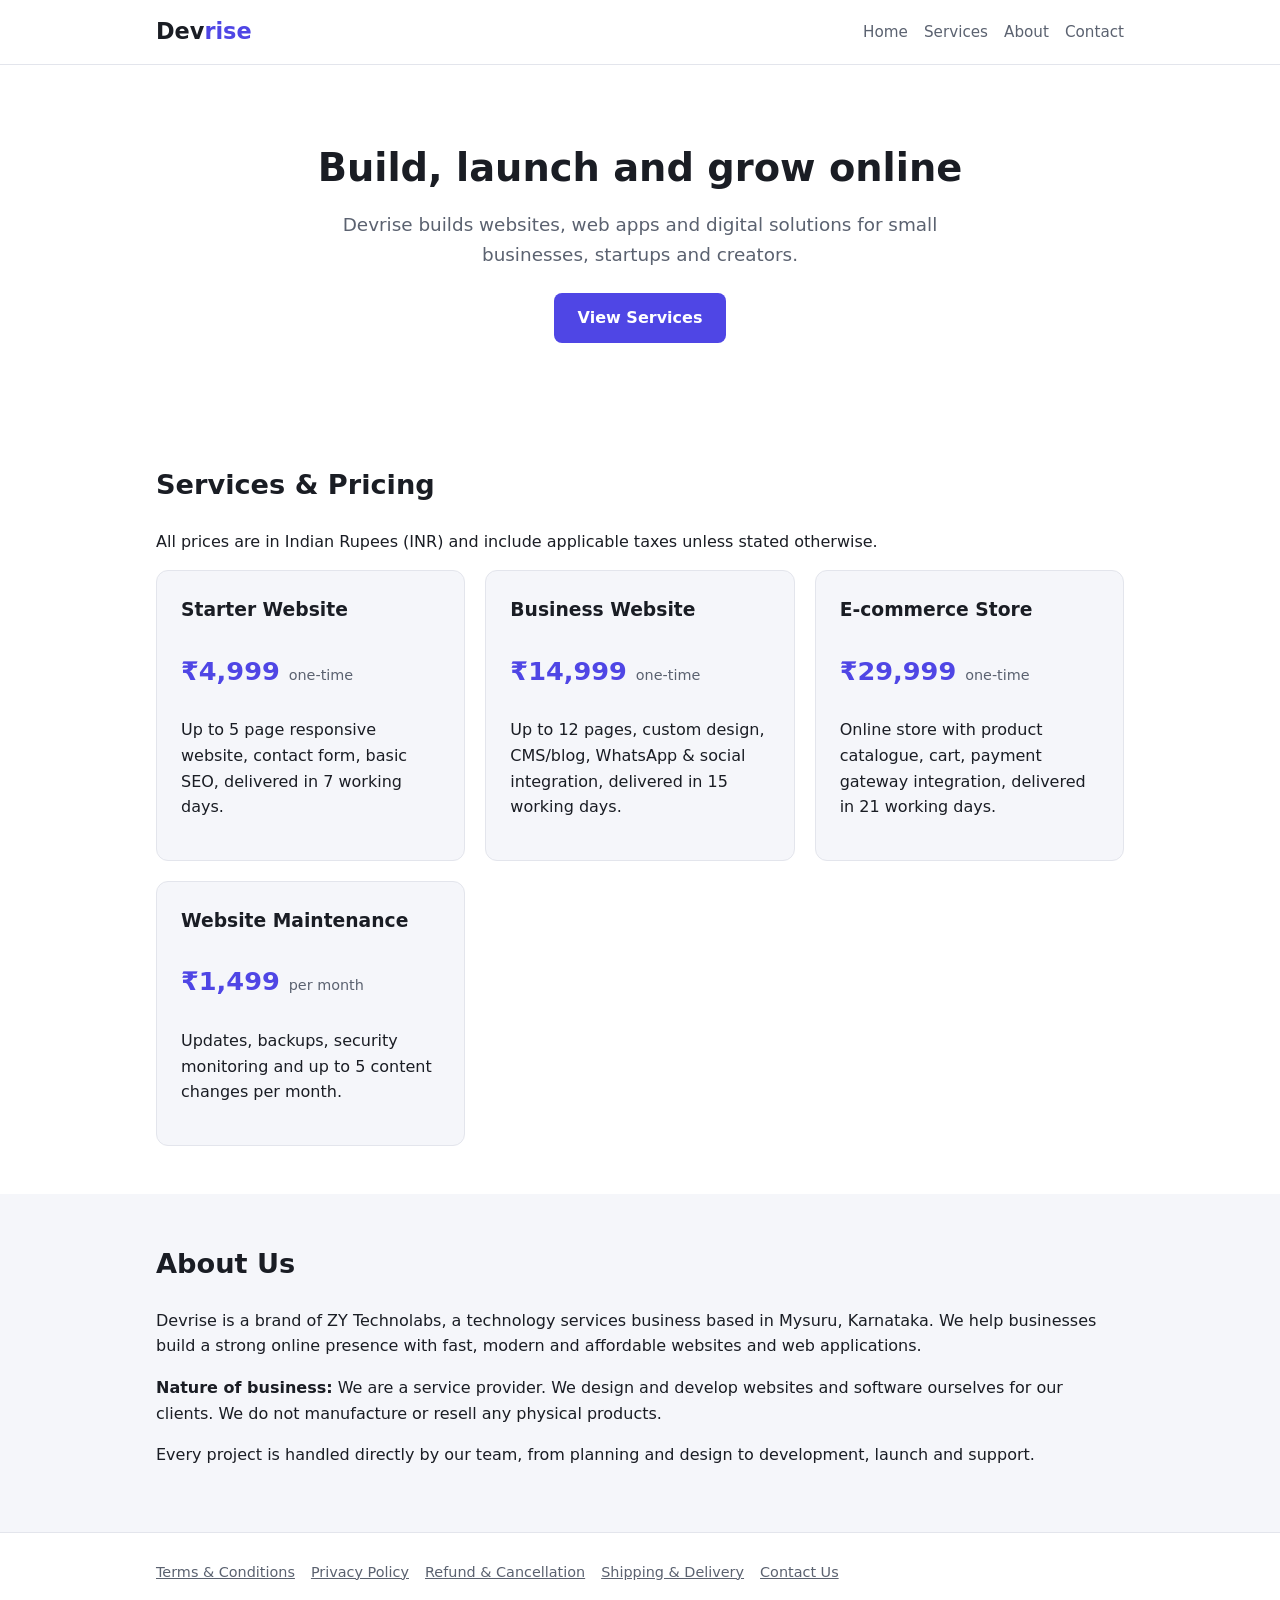
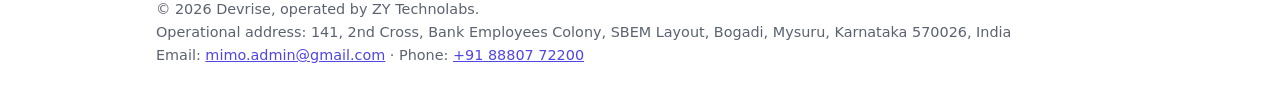
<file: index.html>
<!doctype html><html lang="en"><head><meta charset="utf-8"><meta name="viewport" content="width=device-width,initial-scale=1">
<title>Home | Devrise</title><link rel="stylesheet" href="style.css"></head><body>
<header><div class="wrap"><a class="logo" href="index.html">Dev<span>rise</span></a>
<nav><a href="index.html">Home</a><a href="index.html#services">Services</a><a href="index.html#about">About</a><a href="contact.html">Contact</a></nav></div></header>
<main>
<div class="hero wrap"><h1>Build, launch and grow online</h1><p>Devrise builds websites, web apps and digital solutions for small businesses, startups and creators.</p><a class="btn" href="#services">View Services</a></div>
<section id="services"><div class="wrap"><h2>Services &amp; Pricing</h2><p>All prices are in Indian Rupees (INR) and include applicable taxes unless stated otherwise.</p><div class="grid">
<div class="card"><h3>Starter Website</h3><p class="price">&#8377;4,999 <small>one-time</small></p><p>Up to 5 page responsive website, contact form, basic SEO, delivered in 7 working days.</p></div>
<div class="card"><h3>Business Website</h3><p class="price">&#8377;14,999 <small>one-time</small></p><p>Up to 12 pages, custom design, CMS/blog, WhatsApp &amp; social integration, delivered in 15 working days.</p></div>
<div class="card"><h3>E-commerce Store</h3><p class="price">&#8377;29,999 <small>one-time</small></p><p>Online store with product catalogue, cart, payment gateway integration, delivered in 21 working days.</p></div>
<div class="card"><h3>Website Maintenance</h3><p class="price">&#8377;1,499 <small>per month</small></p><p>Updates, backups, security monitoring and up to 5 content changes per month.</p></div>
</div></div></section>
<section id="about" style="background:var(--card)"><div class="wrap"><h2>About Us</h2><p>Devrise is a brand of ZY Technolabs, a technology services business based in Mysuru, Karnataka. We help businesses build a strong online presence with fast, modern and affordable websites and web applications.</p><p><strong>Nature of business:</strong> We are a service provider. We design and develop websites and software ourselves for our clients. We do not manufacture or resell any physical products.</p><p>Every project is handled directly by our team, from planning and design to development, launch and support.</p></div></section></main>
<footer><div class="wrap"><div class="links"><a href="terms.html">Terms &amp; Conditions</a><a href="privacy.html">Privacy Policy</a><a href="refund.html">Refund &amp; Cancellation</a><a href="shipping.html">Shipping &amp; Delivery</a><a href="contact.html">Contact Us</a></div>
<p>&copy; 2026 Devrise, operated by ZY Technolabs.<br>Operational address: 141, 2nd Cross, Bank Employees Colony, SBEM Layout, Bogadi, Mysuru, Karnataka 570026, India<br>Email: <a href="mailto:mimo.admin@gmail.com">mimo.admin@gmail.com</a> &middot; Phone: <a href="tel:+918880772200">+91 88807 72200</a></p></div></footer>
</body></html>
</file>
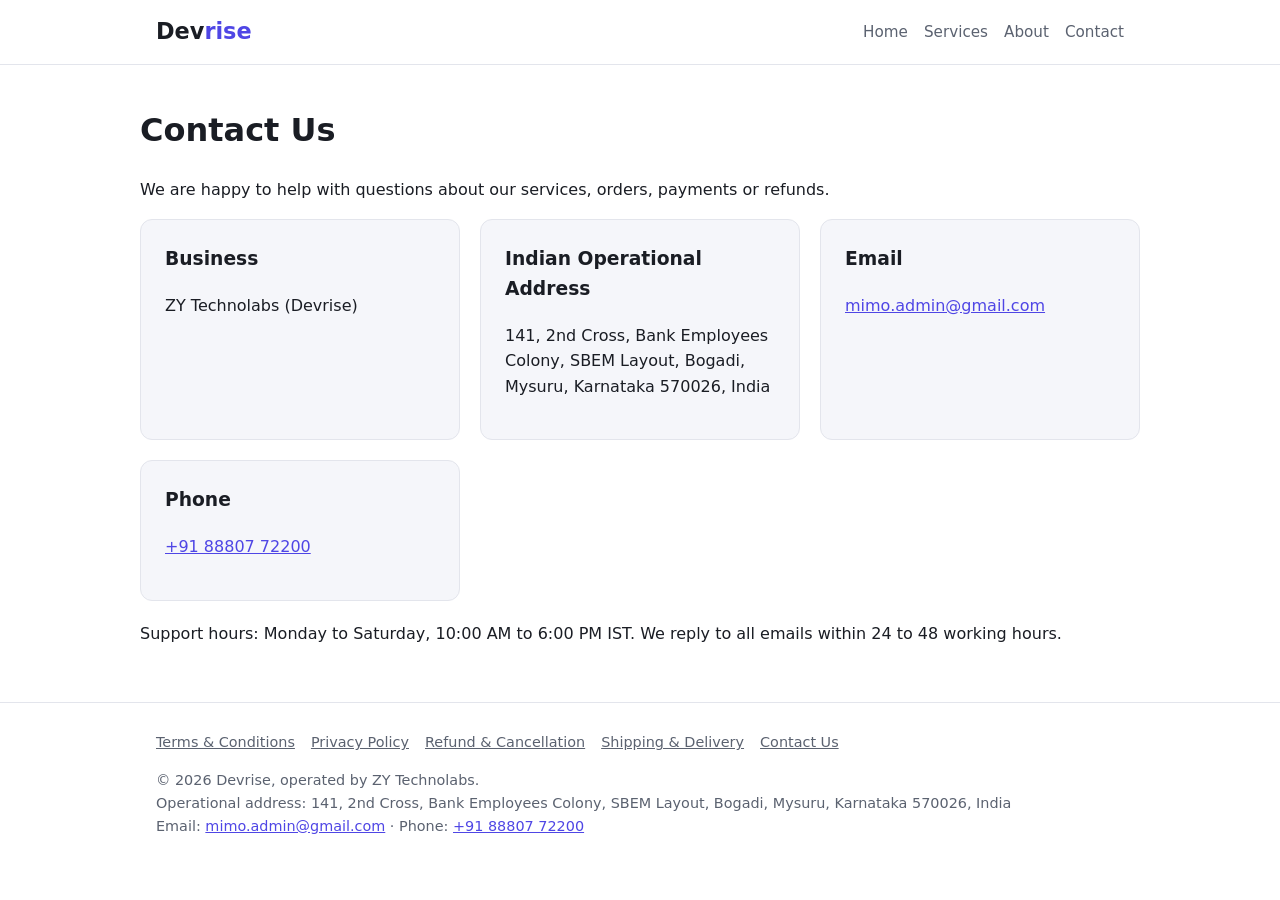
<file: contact.html>
<!doctype html><html lang="en"><head><meta charset="utf-8"><meta name="viewport" content="width=device-width,initial-scale=1">
<title>Contact Us | Devrise</title><link rel="stylesheet" href="style.css"></head><body>
<header><div class="wrap"><a class="logo" href="index.html">Dev<span>rise</span></a>
<nav><a href="index.html">Home</a><a href="index.html#services">Services</a><a href="index.html#about">About</a><a href="contact.html">Contact</a></nav></div></header>
<main><div class="wrap doc"><h1>Contact Us</h1>
<p>We are happy to help with questions about our services, orders, payments or refunds.</p>
<div class="grid"><div class="card"><h3>Business</h3><p>ZY Technolabs (Devrise)</p></div>
<div class="card"><h3>Indian Operational Address</h3><p>141, 2nd Cross, Bank Employees Colony, SBEM Layout, Bogadi, Mysuru, Karnataka 570026, India</p></div>
<div class="card"><h3>Email</h3><p><a href="mailto:mimo.admin@gmail.com">mimo.admin@gmail.com</a></p></div>
<div class="card"><h3>Phone</h3><p><a href="tel:+918880772200">+91 88807 72200</a></p></div></div>
<p style="margin-top:20px">Support hours: Monday to Saturday, 10:00 AM to 6:00 PM IST. We reply to all emails within 24 to 48 working hours.</p></div></main>
<footer><div class="wrap"><div class="links"><a href="terms.html">Terms &amp; Conditions</a><a href="privacy.html">Privacy Policy</a><a href="refund.html">Refund &amp; Cancellation</a><a href="shipping.html">Shipping &amp; Delivery</a><a href="contact.html">Contact Us</a></div>
<p>&copy; 2026 Devrise, operated by ZY Technolabs.<br>Operational address: 141, 2nd Cross, Bank Employees Colony, SBEM Layout, Bogadi, Mysuru, Karnataka 570026, India<br>Email: <a href="mailto:mimo.admin@gmail.com">mimo.admin@gmail.com</a> &middot; Phone: <a href="tel:+918880772200">+91 88807 72200</a></p></div></footer>
</body></html>
</file>
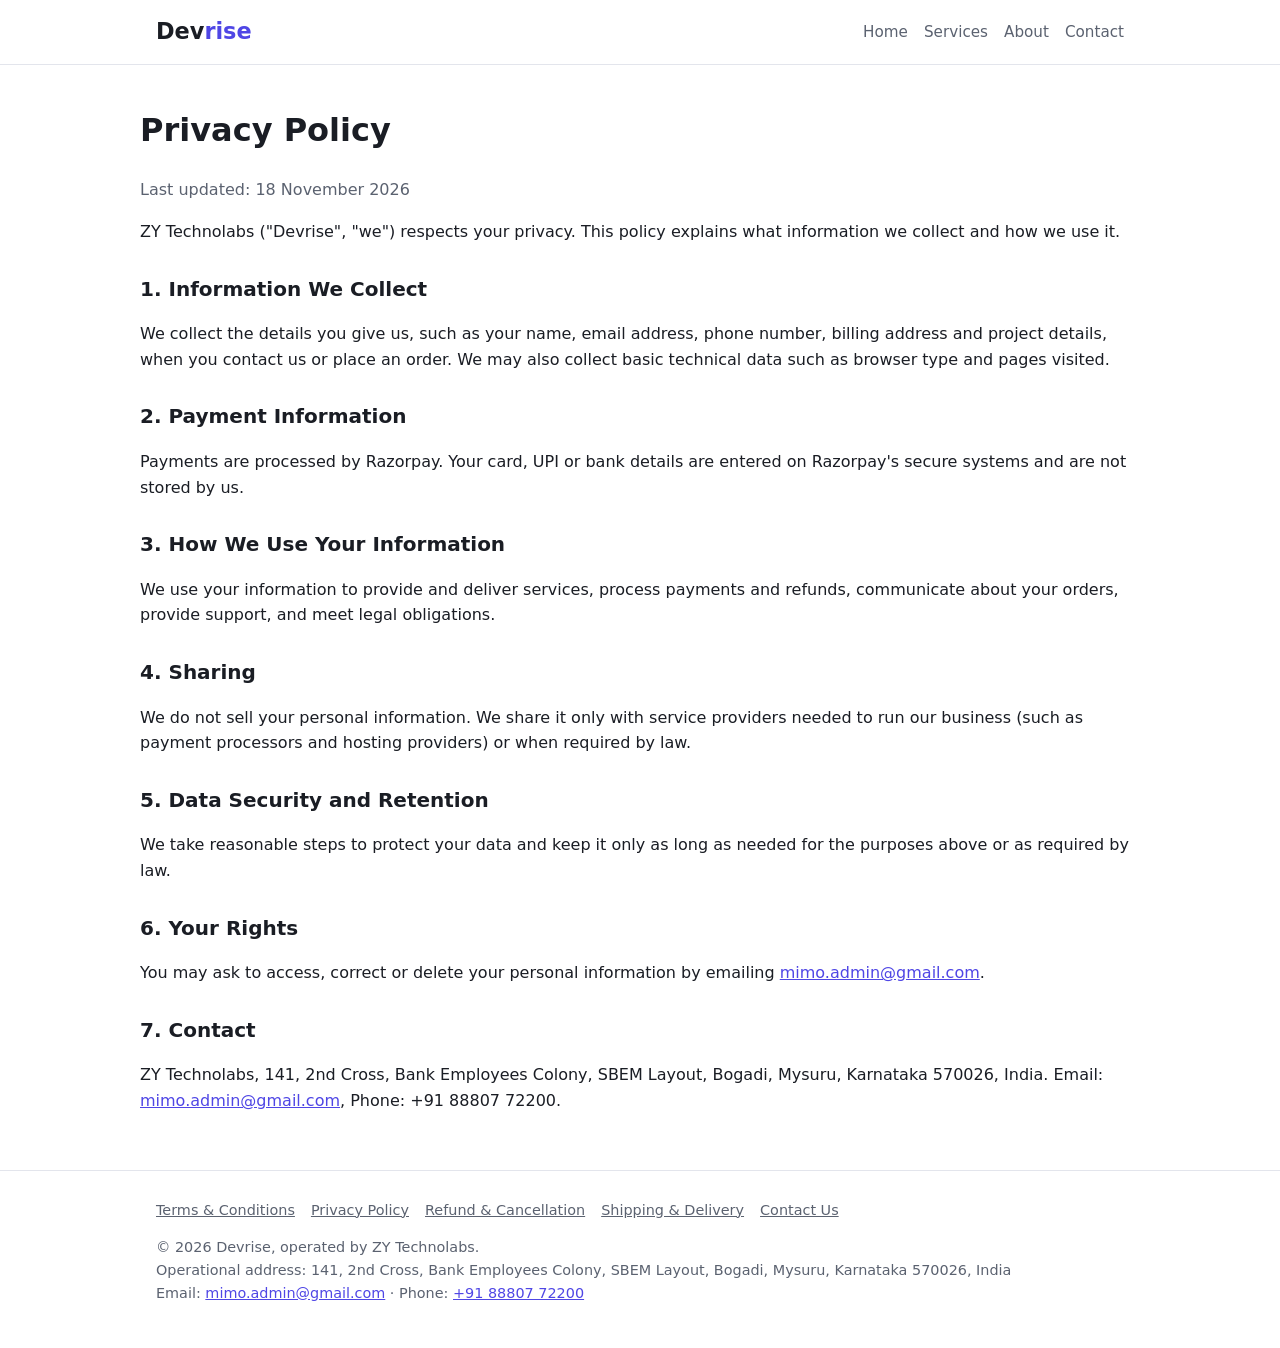
<file: privacy.html>
<!doctype html><html lang="en"><head><meta charset="utf-8"><meta name="viewport" content="width=device-width,initial-scale=1">
<title>Privacy Policy | Devrise</title><link rel="stylesheet" href="style.css"></head><body>
<header><div class="wrap"><a class="logo" href="index.html">Dev<span>rise</span></a>
<nav><a href="index.html">Home</a><a href="index.html#services">Services</a><a href="index.html#about">About</a><a href="contact.html">Contact</a></nav></div></header>
<main><div class="wrap doc"><h1>Privacy Policy</h1><p class="updated">Last updated: 18 November 2026</p>
<p>ZY Technolabs ("Devrise", "we") respects your privacy. This policy explains what information we collect and how we use it.</p>
<h2>1. Information We Collect</h2><p>We collect the details you give us, such as your name, email address, phone number, billing address and project details, when you contact us or place an order. We may also collect basic technical data such as browser type and pages visited.</p>
<h2>2. Payment Information</h2><p>Payments are processed by Razorpay. Your card, UPI or bank details are entered on Razorpay's secure systems and are not stored by us.</p>
<h2>3. How We Use Your Information</h2><p>We use your information to provide and deliver services, process payments and refunds, communicate about your orders, provide support, and meet legal obligations.</p>
<h2>4. Sharing</h2><p>We do not sell your personal information. We share it only with service providers needed to run our business (such as payment processors and hosting providers) or when required by law.</p>
<h2>5. Data Security and Retention</h2><p>We take reasonable steps to protect your data and keep it only as long as needed for the purposes above or as required by law.</p>
<h2>6. Your Rights</h2><p>You may ask to access, correct or delete your personal information by emailing <a href="mailto:mimo.admin@gmail.com">mimo.admin@gmail.com</a>.</p>
<h2>7. Contact</h2><p>ZY Technolabs, 141, 2nd Cross, Bank Employees Colony, SBEM Layout, Bogadi, Mysuru, Karnataka 570026, India. Email: <a href="mailto:mimo.admin@gmail.com">mimo.admin@gmail.com</a>, Phone: +91 88807 72200.</p></div></main>
<footer><div class="wrap"><div class="links"><a href="terms.html">Terms &amp; Conditions</a><a href="privacy.html">Privacy Policy</a><a href="refund.html">Refund &amp; Cancellation</a><a href="shipping.html">Shipping &amp; Delivery</a><a href="contact.html">Contact Us</a></div>
<p>&copy; 2026 Devrise, operated by ZY Technolabs.<br>Operational address: 141, 2nd Cross, Bank Employees Colony, SBEM Layout, Bogadi, Mysuru, Karnataka 570026, India<br>Email: <a href="mailto:mimo.admin@gmail.com">mimo.admin@gmail.com</a> &middot; Phone: <a href="tel:+918880772200">+91 88807 72200</a></p></div></footer>
</body></html>
</file>
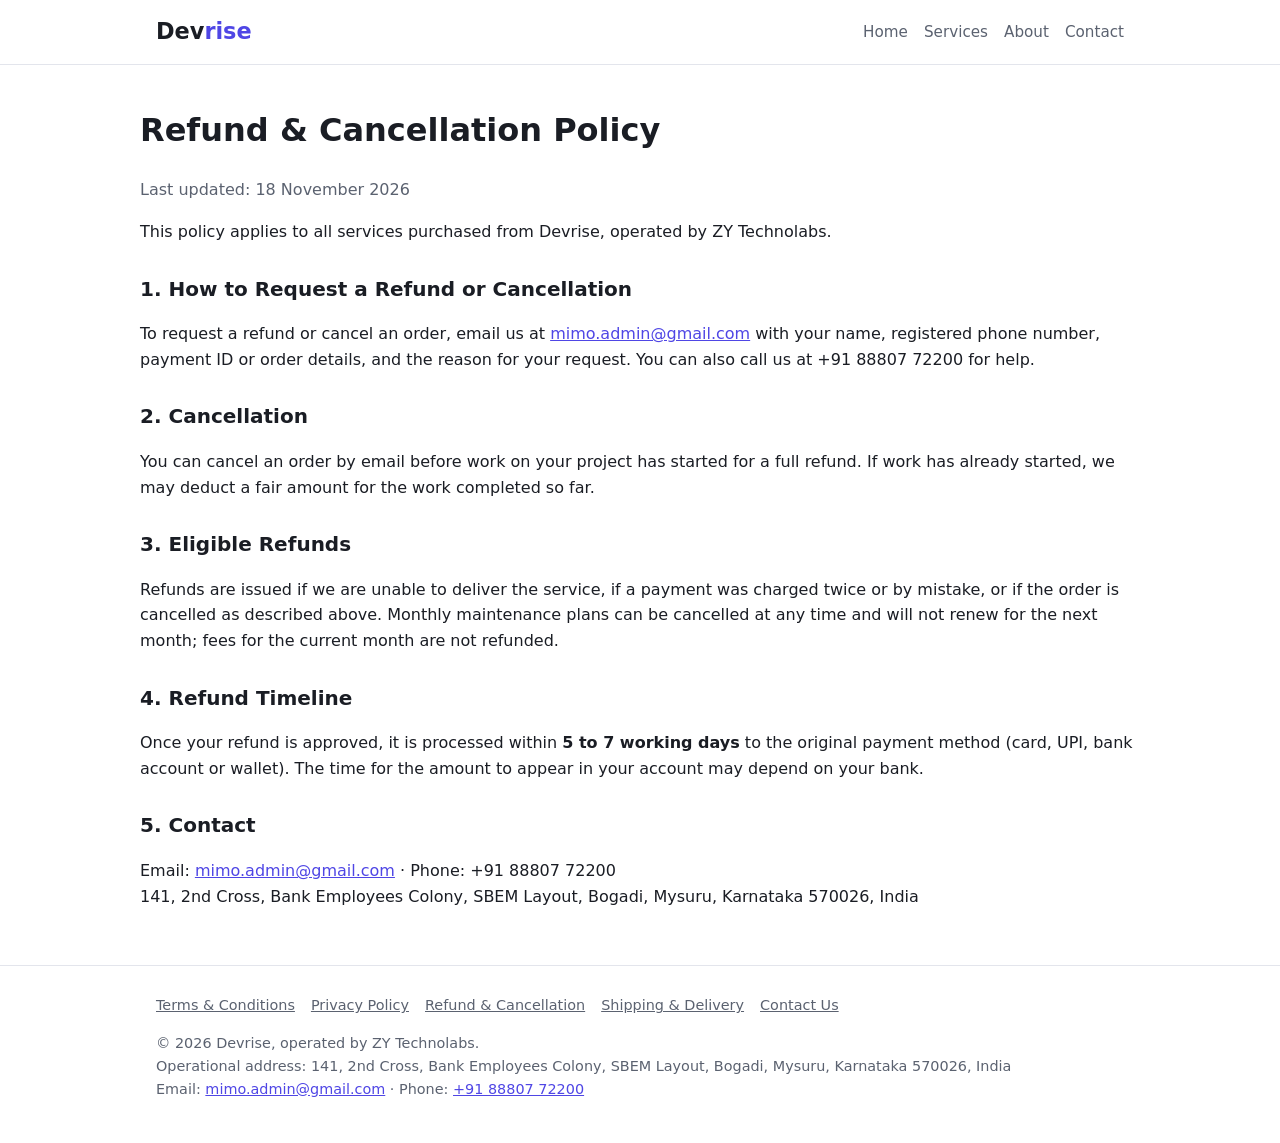
<file: refund.html>
<!doctype html><html lang="en"><head><meta charset="utf-8"><meta name="viewport" content="width=device-width,initial-scale=1">
<title>Refund & Cancellation Policy | Devrise</title><link rel="stylesheet" href="style.css"></head><body>
<header><div class="wrap"><a class="logo" href="index.html">Dev<span>rise</span></a>
<nav><a href="index.html">Home</a><a href="index.html#services">Services</a><a href="index.html#about">About</a><a href="contact.html">Contact</a></nav></div></header>
<main><div class="wrap doc"><h1>Refund &amp; Cancellation Policy</h1><p class="updated">Last updated: 18 November 2026</p>
<p>This policy applies to all services purchased from Devrise, operated by ZY Technolabs.</p>
<h2>1. How to Request a Refund or Cancellation</h2><p>To request a refund or cancel an order, email us at <a href="mailto:mimo.admin@gmail.com">mimo.admin@gmail.com</a> with your name, registered phone number, payment ID or order details, and the reason for your request. You can also call us at +91 88807 72200 for help.</p>
<h2>2. Cancellation</h2><p>You can cancel an order by email before work on your project has started for a full refund. If work has already started, we may deduct a fair amount for the work completed so far.</p>
<h2>3. Eligible Refunds</h2><p>Refunds are issued if we are unable to deliver the service, if a payment was charged twice or by mistake, or if the order is cancelled as described above. Monthly maintenance plans can be cancelled at any time and will not renew for the next month; fees for the current month are not refunded.</p>
<h2>4. Refund Timeline</h2><p>Once your refund is approved, it is processed within <strong>5 to 7 working days</strong> to the original payment method (card, UPI, bank account or wallet). The time for the amount to appear in your account may depend on your bank.</p>
<h2>5. Contact</h2><p>Email: <a href="mailto:mimo.admin@gmail.com">mimo.admin@gmail.com</a> &middot; Phone: +91 88807 72200<br>141, 2nd Cross, Bank Employees Colony, SBEM Layout, Bogadi, Mysuru, Karnataka 570026, India</p></div></main>
<footer><div class="wrap"><div class="links"><a href="terms.html">Terms &amp; Conditions</a><a href="privacy.html">Privacy Policy</a><a href="refund.html">Refund &amp; Cancellation</a><a href="shipping.html">Shipping &amp; Delivery</a><a href="contact.html">Contact Us</a></div>
<p>&copy; 2026 Devrise, operated by ZY Technolabs.<br>Operational address: 141, 2nd Cross, Bank Employees Colony, SBEM Layout, Bogadi, Mysuru, Karnataka 570026, India<br>Email: <a href="mailto:mimo.admin@gmail.com">mimo.admin@gmail.com</a> &middot; Phone: <a href="tel:+918880772200">+91 88807 72200</a></p></div></footer>
</body></html>
</file>
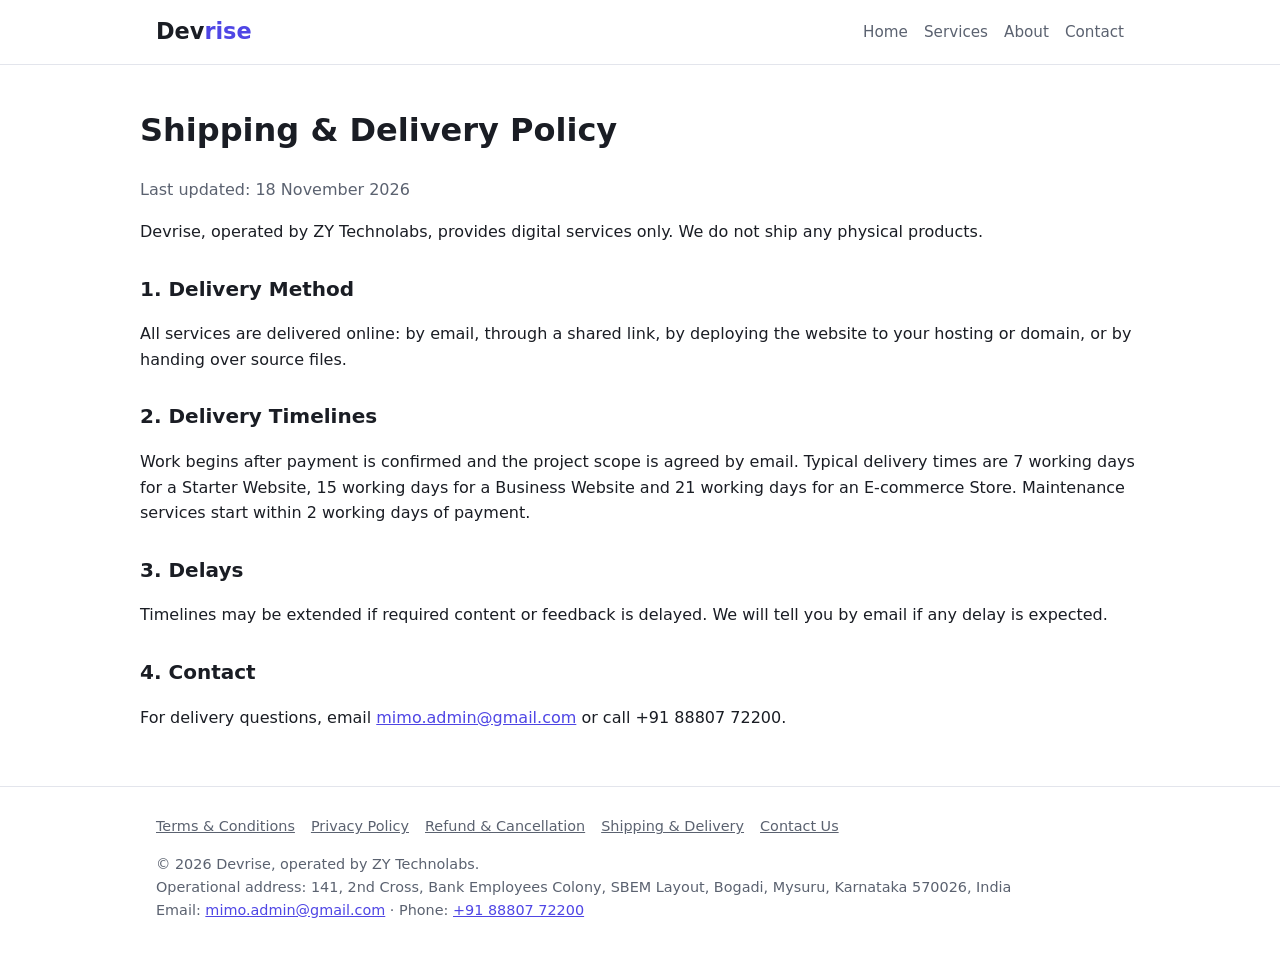
<file: shipping.html>
<!doctype html><html lang="en"><head><meta charset="utf-8"><meta name="viewport" content="width=device-width,initial-scale=1">
<title>Shipping & Delivery Policy | Devrise</title><link rel="stylesheet" href="style.css"></head><body>
<header><div class="wrap"><a class="logo" href="index.html">Dev<span>rise</span></a>
<nav><a href="index.html">Home</a><a href="index.html#services">Services</a><a href="index.html#about">About</a><a href="contact.html">Contact</a></nav></div></header>
<main><div class="wrap doc"><h1>Shipping &amp; Delivery Policy</h1><p class="updated">Last updated: 18 November 2026</p>
<p>Devrise, operated by ZY Technolabs, provides digital services only. We do not ship any physical products.</p>
<h2>1. Delivery Method</h2><p>All services are delivered online: by email, through a shared link, by deploying the website to your hosting or domain, or by handing over source files.</p>
<h2>2. Delivery Timelines</h2><p>Work begins after payment is confirmed and the project scope is agreed by email. Typical delivery times are 7 working days for a Starter Website, 15 working days for a Business Website and 21 working days for an E-commerce Store. Maintenance services start within 2 working days of payment.</p>
<h2>3. Delays</h2><p>Timelines may be extended if required content or feedback is delayed. We will tell you by email if any delay is expected.</p>
<h2>4. Contact</h2><p>For delivery questions, email <a href="mailto:mimo.admin@gmail.com">mimo.admin@gmail.com</a> or call +91 88807 72200.</p></div></main>
<footer><div class="wrap"><div class="links"><a href="terms.html">Terms &amp; Conditions</a><a href="privacy.html">Privacy Policy</a><a href="refund.html">Refund &amp; Cancellation</a><a href="shipping.html">Shipping &amp; Delivery</a><a href="contact.html">Contact Us</a></div>
<p>&copy; 2026 Devrise, operated by ZY Technolabs.<br>Operational address: 141, 2nd Cross, Bank Employees Colony, SBEM Layout, Bogadi, Mysuru, Karnataka 570026, India<br>Email: <a href="mailto:mimo.admin@gmail.com">mimo.admin@gmail.com</a> &middot; Phone: <a href="tel:+918880772200">+91 88807 72200</a></p></div></footer>
</body></html>
</file>
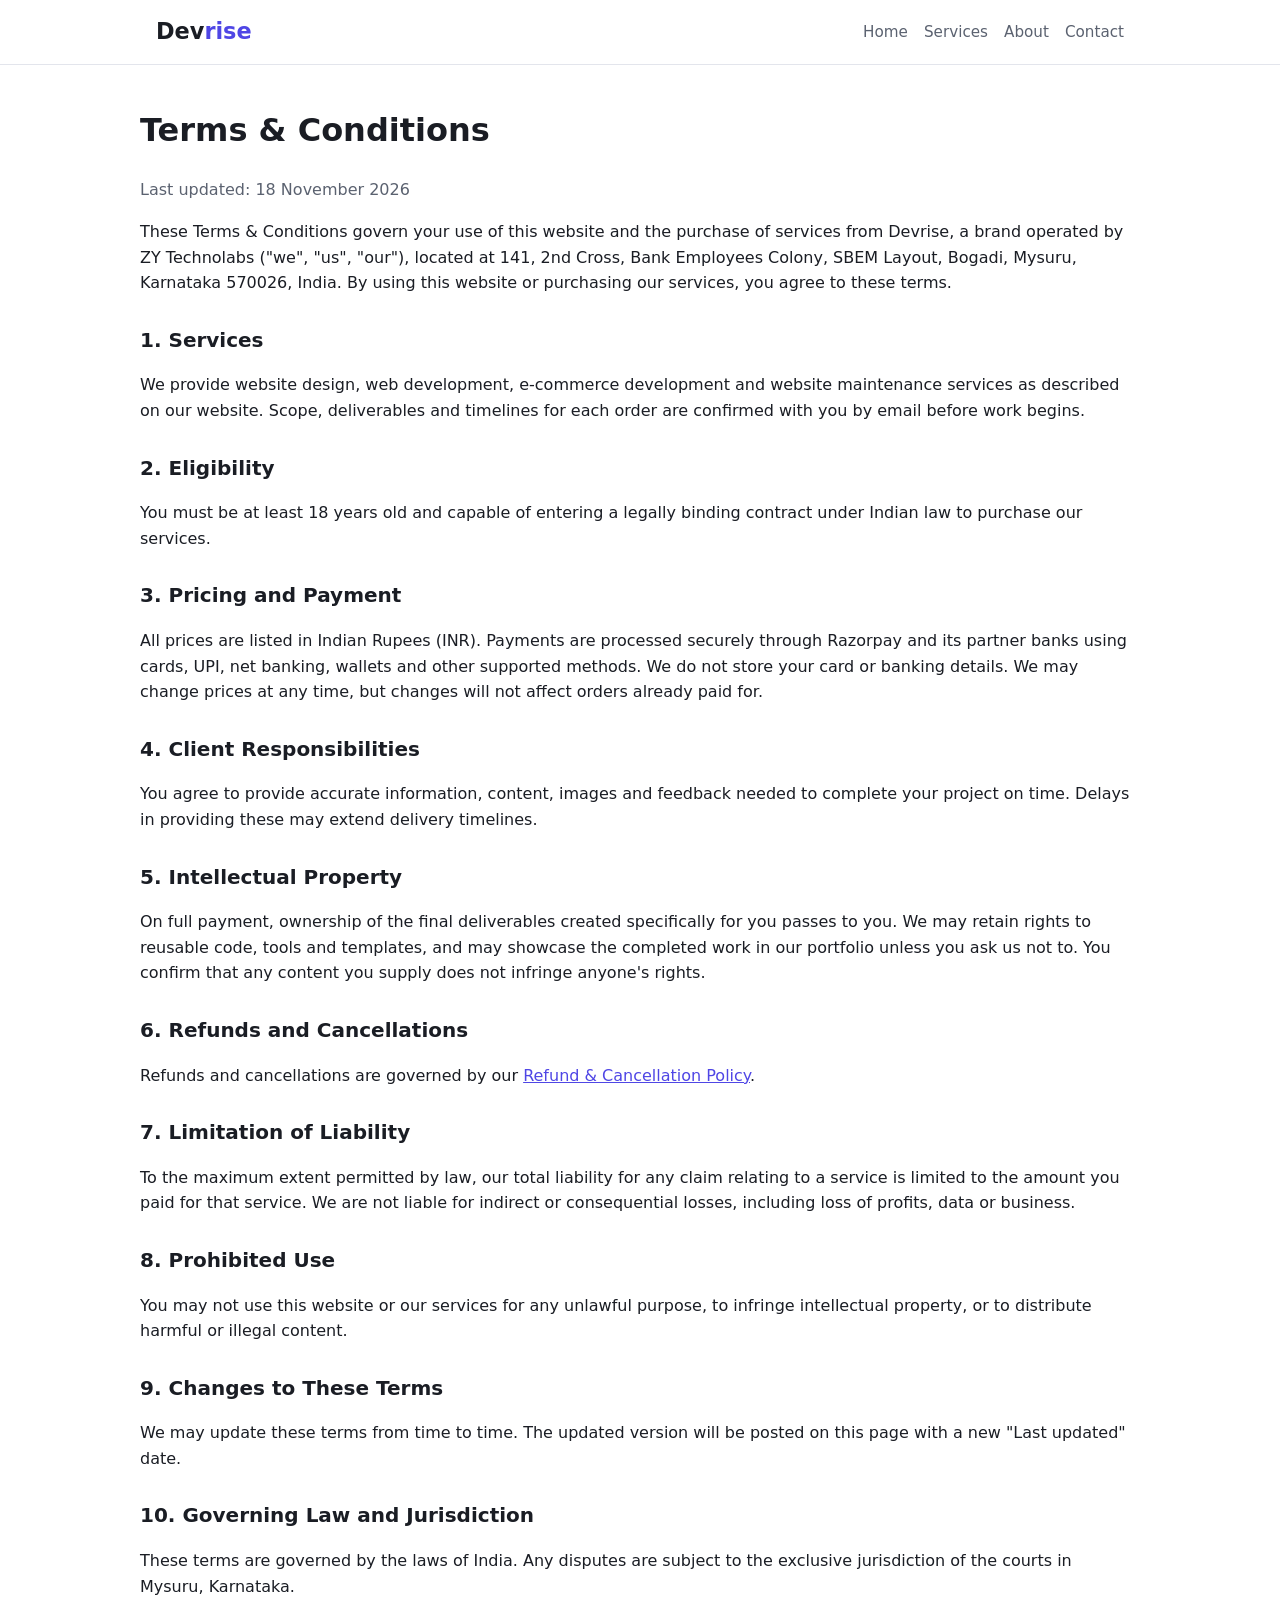
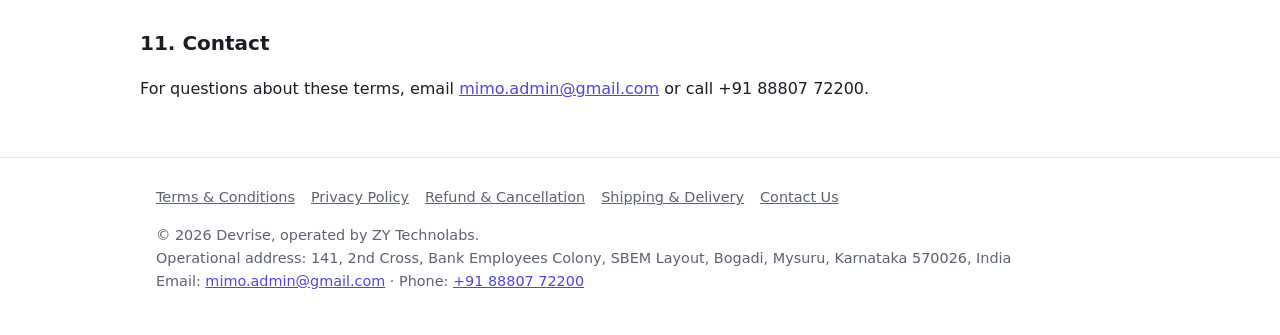
<file: terms.html>
<!doctype html><html lang="en"><head><meta charset="utf-8"><meta name="viewport" content="width=device-width,initial-scale=1">
<title>Terms & Conditions | Devrise</title><link rel="stylesheet" href="style.css"></head><body>
<header><div class="wrap"><a class="logo" href="index.html">Dev<span>rise</span></a>
<nav><a href="index.html">Home</a><a href="index.html#services">Services</a><a href="index.html#about">About</a><a href="contact.html">Contact</a></nav></div></header>
<main><div class="wrap doc"><h1>Terms &amp; Conditions</h1><p class="updated">Last updated: 18 November 2026</p>
<p>These Terms &amp; Conditions govern your use of this website and the purchase of services from Devrise, a brand operated by ZY Technolabs ("we", "us", "our"), located at 141, 2nd Cross, Bank Employees Colony, SBEM Layout, Bogadi, Mysuru, Karnataka 570026, India. By using this website or purchasing our services, you agree to these terms.</p>
<h2>1. Services</h2><p>We provide website design, web development, e-commerce development and website maintenance services as described on our website. Scope, deliverables and timelines for each order are confirmed with you by email before work begins.</p>
<h2>2. Eligibility</h2><p>You must be at least 18 years old and capable of entering a legally binding contract under Indian law to purchase our services.</p>
<h2>3. Pricing and Payment</h2><p>All prices are listed in Indian Rupees (INR). Payments are processed securely through Razorpay and its partner banks using cards, UPI, net banking, wallets and other supported methods. We do not store your card or banking details. We may change prices at any time, but changes will not affect orders already paid for.</p>
<h2>4. Client Responsibilities</h2><p>You agree to provide accurate information, content, images and feedback needed to complete your project on time. Delays in providing these may extend delivery timelines.</p>
<h2>5. Intellectual Property</h2><p>On full payment, ownership of the final deliverables created specifically for you passes to you. We may retain rights to reusable code, tools and templates, and may showcase the completed work in our portfolio unless you ask us not to. You confirm that any content you supply does not infringe anyone's rights.</p>
<h2>6. Refunds and Cancellations</h2><p>Refunds and cancellations are governed by our <a href="refund.html">Refund &amp; Cancellation Policy</a>.</p>
<h2>7. Limitation of Liability</h2><p>To the maximum extent permitted by law, our total liability for any claim relating to a service is limited to the amount you paid for that service. We are not liable for indirect or consequential losses, including loss of profits, data or business.</p>
<h2>8. Prohibited Use</h2><p>You may not use this website or our services for any unlawful purpose, to infringe intellectual property, or to distribute harmful or illegal content.</p>
<h2>9. Changes to These Terms</h2><p>We may update these terms from time to time. The updated version will be posted on this page with a new "Last updated" date.</p>
<h2>10. Governing Law and Jurisdiction</h2><p>These terms are governed by the laws of India. Any disputes are subject to the exclusive jurisdiction of the courts in Mysuru, Karnataka.</p>
<h2>11. Contact</h2><p>For questions about these terms, email <a href="mailto:mimo.admin@gmail.com">mimo.admin@gmail.com</a> or call +91 88807 72200.</p></div></main>
<footer><div class="wrap"><div class="links"><a href="terms.html">Terms &amp; Conditions</a><a href="privacy.html">Privacy Policy</a><a href="refund.html">Refund &amp; Cancellation</a><a href="shipping.html">Shipping &amp; Delivery</a><a href="contact.html">Contact Us</a></div>
<p>&copy; 2026 Devrise, operated by ZY Technolabs.<br>Operational address: 141, 2nd Cross, Bank Employees Colony, SBEM Layout, Bogadi, Mysuru, Karnataka 570026, India<br>Email: <a href="mailto:mimo.admin@gmail.com">mimo.admin@gmail.com</a> &middot; Phone: <a href="tel:+918880772200">+91 88807 72200</a></p></div></footer>
</body></html>
</file>
<file: style.css>
:root{--bg:#fff;--fg:#1a1d24;--muted:#5b6270;--accent:#4f46e5;--card:#f5f6fa;--line:#e3e5ec}
*{box-sizing:border-box}
body{margin:0;font-family:system-ui,-apple-system,Segoe UI,Roboto,sans-serif;color:var(--fg);background:var(--bg);line-height:1.6}
a{color:var(--accent)}
.wrap{max-width:1000px;margin:0 auto;padding:0 16px}
header{border-bottom:1px solid var(--line)}
header .wrap{display:flex;justify-content:space-between;align-items:center;flex-wrap:wrap;gap:8px;padding-top:14px;padding-bottom:14px}
.logo{font-weight:800;font-size:1.4rem;text-decoration:none;color:var(--fg)}
.logo span{color:var(--accent)}
nav a{margin-left:16px;text-decoration:none;color:var(--muted);font-size:.95rem}
nav a:hover{color:var(--accent)}
.hero{padding:72px 0;text-align:center}
.hero h1{font-size:2.4rem;margin:0 0 12px}
.hero p{color:var(--muted);font-size:1.15rem;max-width:620px;margin:0 auto 24px}
.btn{display:inline-block;background:var(--accent);color:#fff;padding:12px 24px;border-radius:8px;text-decoration:none;font-weight:600}
section{padding:48px 0}
h2{font-size:1.7rem;margin-top:0}
.grid{display:grid;grid-template-columns:repeat(auto-fit,minmax(260px,1fr));gap:20px}
.card{background:var(--card);border:1px solid var(--line);border-radius:12px;padding:24px}
.card h3{margin-top:0}
.price{font-size:1.6rem;font-weight:700;color:var(--accent)}
.price small{font-size:.9rem;color:var(--muted);font-weight:400}
.doc{padding:40px 0}
.doc h1{margin-top:0}
.doc h2{font-size:1.25rem;margin-top:28px}
.updated{color:var(--muted)}
footer{border-top:1px solid var(--line);padding:28px 0;color:var(--muted);font-size:.9rem}
footer .links a{margin-right:16px;color:var(--muted)}
@media(max-width:600px){nav a{margin-left:0;margin-right:12px}.hero h1{font-size:1.8rem}}
</file>
